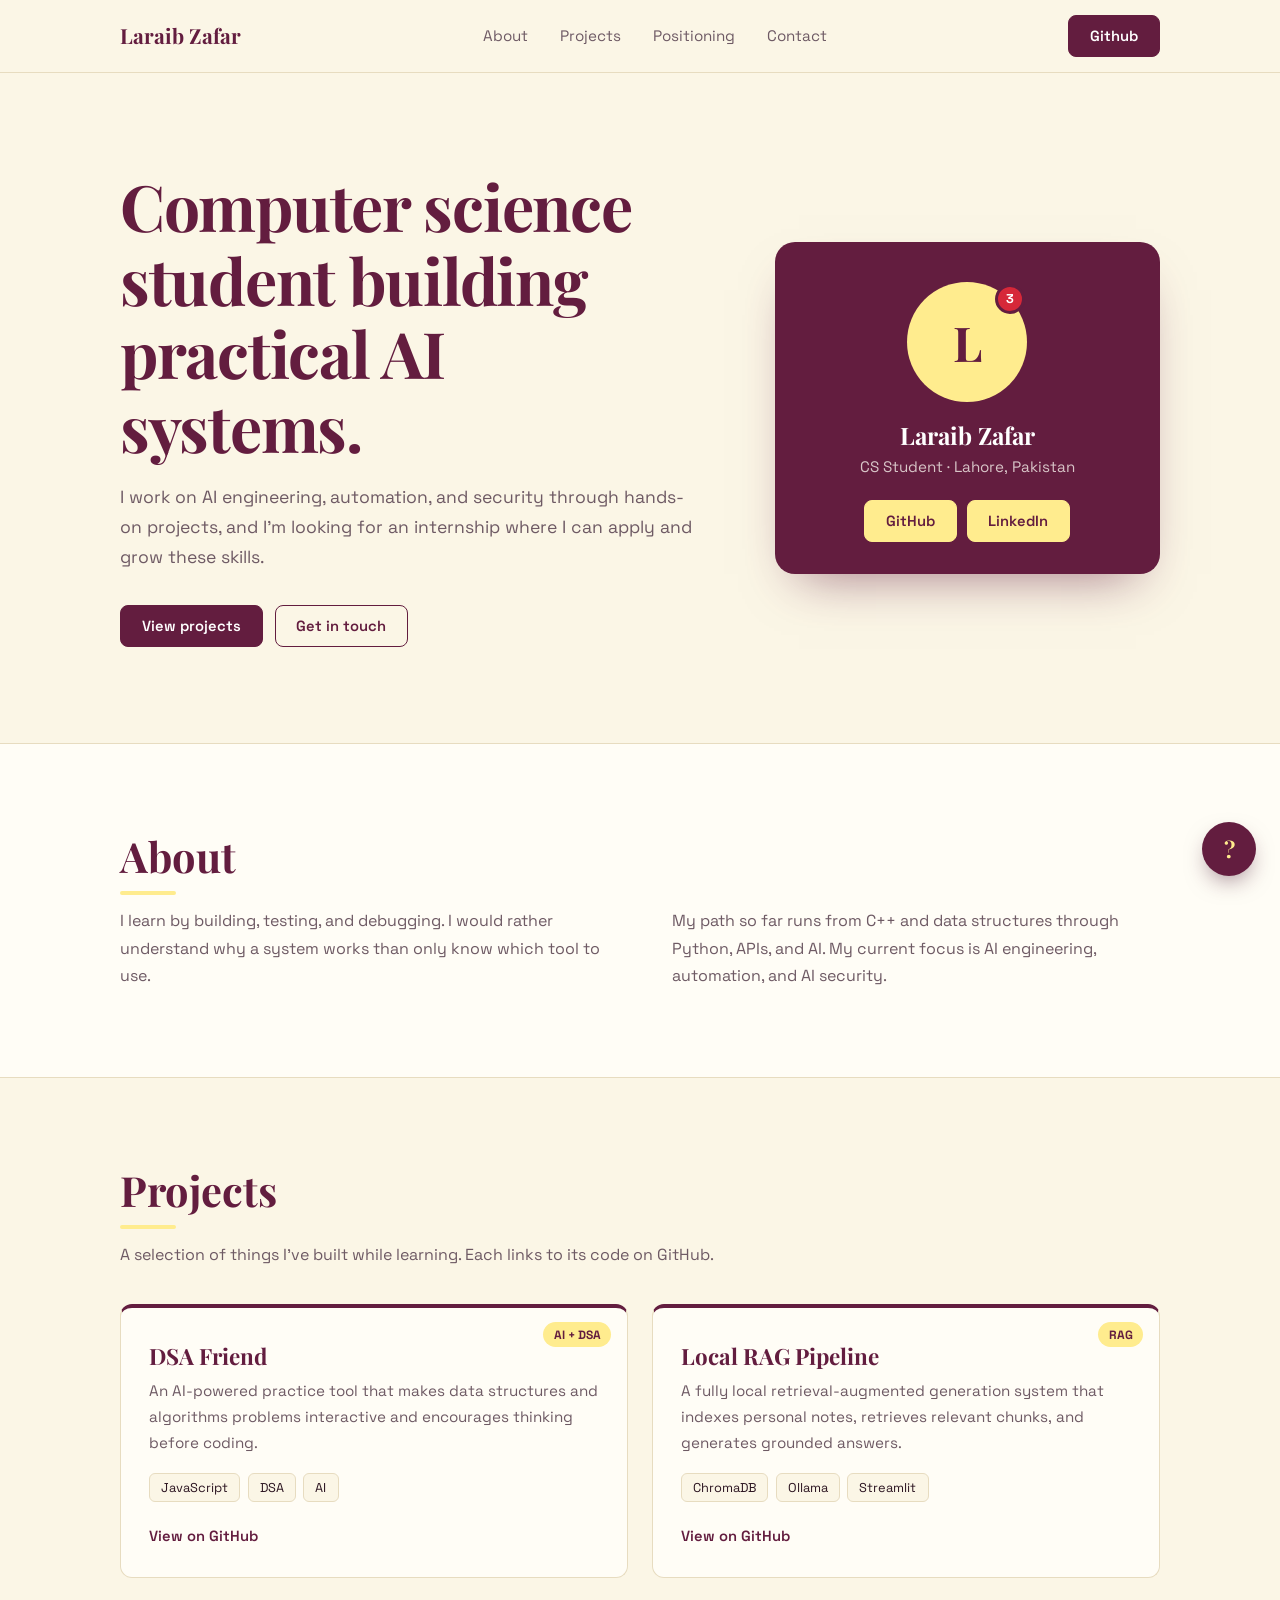
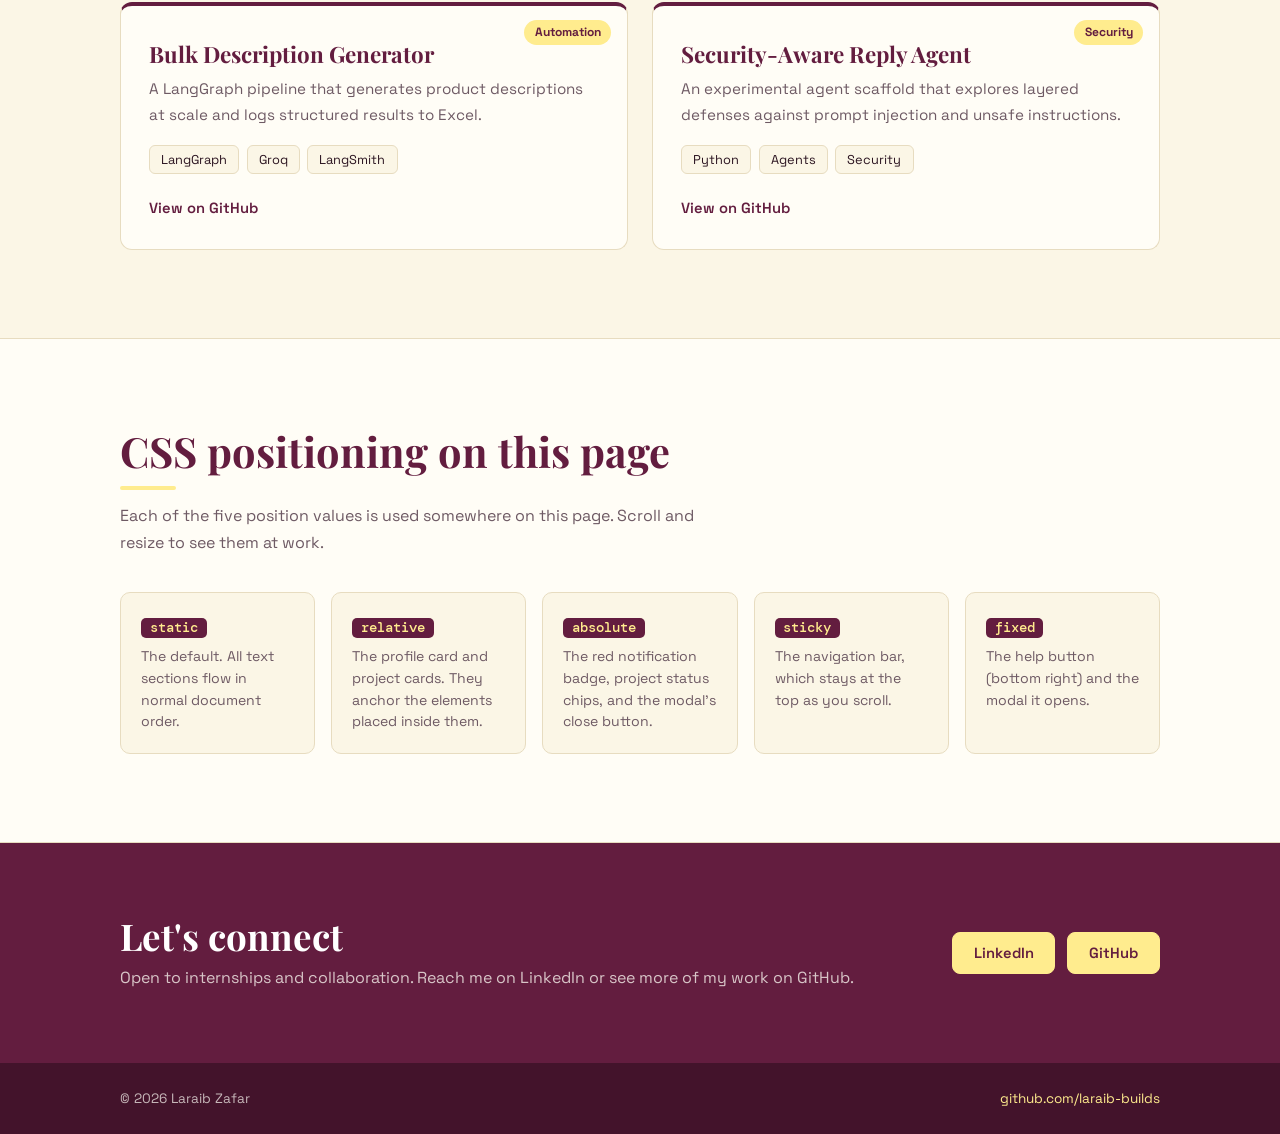
<file: Laraib_portfolio/index.html>
<!DOCTYPE html>
<html lang="en">
<head>
  <meta charset="UTF-8">
  <meta name="viewport" content="width=device-width, initial-scale=1.0">
  <title>Laraib Zafar | Computer Science Student</title>
  <link rel="preconnect" href="https://fonts.googleapis.com">
  <link rel="preconnect" href="https://fonts.gstatic.com" crossorigin>
  <link href="https://fonts.googleapis.com/css2?family=DM+Mono:wght@400;500&family=Playfair+Display:wght@600;700&family=Space+Grotesk:wght@400;500;600;700&display=swap" rel="stylesheet">
  <link rel="stylesheet" href="styles.css">
</head>
<body>
    <header class = navbar>
       <div class="wrap">
       <a href="#home" class="nav-logo" >Laraib Zafar</a>
        <nav class="nav-links">
           <a href="#about">About</a>
           <a href="#projects">Projects</a>
           <a href="#positioning">Positioning</a>                    <a href="#contact">Contact</a>
        </nav>
        <a class ="btn" href="https://github.com/laraib-builds" target="_blank" rel="noopener">Github</a> 
    </div>
</header>

<main>
    <section id="home" class="hero">
      <div class="wrap">
        <div>
          <h1>Computer science student building practical AI systems.</h1>
          <p class="lead">I work on AI engineering, automation, and security through hands-on projects, and I'm looking for an internship where I can apply and grow these skills.</p>
          <div class="btn-row">
            <a href="#projects" class="btn">View projects</a>
            <a href="#contact" class="btn outline">Get in touch</a>
          </div>
        </div>

        <aside class="profile-card">
          <div class="avatar-wrap">
            <div class="avatar">L</div>
            <span class="badge" aria-label="3 new notifications">3</span>  <!-- ABSOLUTE -->
          </div>
          <h2>Laraib Zafar</h2>
          <p class="role">CS Student · Lahore, Pakistan</p>
          <div class="profile-links">
            <a class="btn on-wine" href="https://github.com/laraib-builds" target="_blank" rel="noopener">GitHub</a>
            <a class="btn on-wine" href="https://www.linkedin.com/in/laraib-zafar-98a804413" target="_blank" rel="noopener">LinkedIn</a>
          </div>
        </aside>
      </div>
    </section>

    <section id="about" class="section alt">
      <div class="wrap">
        <h2>About</h2>
        <div class="about-grid">
          <p>I learn by building, testing, and debugging. I would rather understand why a system works than only know which tool to use.</p>
          <p>My path so far runs from C++ and data structures through Python, APIs, and AI. My current focus is AI engineering, automation, and AI security.</p>
        </div>
      </div>
    </section>

    <section id="projects" class="section">
      <div class="wrap">
        <h2>Projects</h2>
        <p class="intro">A selection of things I've built while learning. Each links to its code on GitHub.</p>
        <div class="project-grid">

          <article class="project-card">
            <span class="project-status">AI + DSA</span>
            <h3>DSA Friend</h3>
            <p>An AI-powered practice tool that makes data structures and algorithms problems interactive and encourages thinking before coding.</p>
            <ul class="tech-stack">
              <li>JavaScript</li>
              <li>DSA</li>
              <li>AI</li>
            </ul>
            <a class="project-link" href="https://github.com/laraib-builds/DSA-Friend" target="_blank" rel="noopener">View on GitHub</a>
          </article>

          <article class="project-card">
            <span class="project-status">RAG</span>
            <h3>Local RAG Pipeline</h3>
            <p>A fully local retrieval-augmented generation system that indexes personal notes, retrieves relevant chunks, and generates grounded answers.</p>
            <ul class="tech-stack"><li>ChromaDB</li><li>Ollama</li><li>Streamlit</li></ul>
            <a class="project-link" href="https://github.com/laraib-builds/local-rag-pipeline" target="_blank" rel="noopener">View on GitHub</a>
          </article>

          <article class="project-card">
            <span class="project-status">Automation</span>
            <h3>Bulk Description Generator</h3>
            <p>A LangGraph pipeline that generates product descriptions at scale and logs structured results to Excel.</p>
            <ul class="tech-stack"><li>LangGraph</li><li>Groq</li><li>LangSmith</li></ul>
            <a class="project-link" href="https://github.com/laraib-builds" target="_blank" rel="noopener">View on GitHub</a>
          </article>

          <article class="project-card">
            <span class="project-status">Security</span>
            <h3>Security-Aware Reply Agent</h3>
            <p>An experimental agent scaffold that explores layered defenses against prompt injection and unsafe instructions.</p>
            <ul class="tech-stack"><li>Python</li><li>Agents</li><li>Security</li></ul>
            <a class="project-link" href="https://github.com/laraib-builds" target="_blank" rel="noopener">View on GitHub</a>
          </article>

        </div>
      </div>
    </section>

    <section id="positioning" class="section alt">
      <div class="wrap">
        <h2>CSS positioning on this page</h2>
        <p class="intro">Each of the five position values is used somewhere on this page. Scroll and resize to see them at work.</p>
        <div class="position-grid">
          <div class="position-item"><code>static</code><p>The default. All text sections flow in normal document order.</p></div>
          <div class="position-item"><code>relative</code><p>The profile card and project cards. They anchor the elements placed inside them.</p></div>
          <div class="position-item"><code>absolute</code><p>The red notification badge, project status chips, and the modal's close button.</p></div>
          <div class="position-item"><code>sticky</code><p>The navigation bar, which stays at the top as you scroll.</p></div>
          <div class="position-item"><code>fixed</code><p>The help button (bottom right) and the modal it opens.</p></div>
        </div>
      </div>
    </section>

    <section id="contact" class="contact">
      <div class="wrap">
        <div>
          <h2>Let's connect</h2>
          <p>Open to internships and collaboration. Reach me on LinkedIn or see more of my work on GitHub.</p>
        </div>
        <div class="btn-row">
          <a class="btn on-wine" href="https://www.linkedin.com/in/laraib-zafar-98a804413" target="_blank" rel="noopener">LinkedIn</a>
          <a class="btn on-wine" href="https://github.com/laraib-builds" target="_blank" rel="noopener">GitHub</a>
        </div>
      </div>
    </section>
  </main>

  <footer>
    <div class="wrap">
      <span>© 2026 Laraib Zafar</span>
      <a href="https://github.com/laraib-builds" target="_blank" rel="noopener">github.com/laraib-builds</a>
    </div>
  </footer>

  <!-- FIXED help button -->
  <button class="help-btn" id="openHelp" aria-label="Open help">?</button>

  <!-- Modal: overlay FIXED, box FIXED + centered, close button ABSOLUTE -->
  <div class="modal-overlay" id="overlay">
    <div class="modal" role="dialog" aria-modal="true" aria-labelledby="modalTitle">
      <button class="modal-close" id="closeHelp" aria-label="Close">&times;</button>
      <h2 id="modalTitle">A fixed, centered modal</h2>
      <p>This box stays attached to the window with <code>position: fixed</code>, and <code>transform</code> centers it regardless of its size.</p>
      <div class="modal-code">
        position: fixed;<br>
        top: 50%;<br>
        left: 50%;<br>
        transform: translate(-50%, -50%);
      </div>
    </div>
  </div>

  <script>
    /* JavaScript only toggles the "open" class; CSS does the showing and hiding. */
    const overlay = document.getElementById('overlay');
    document.getElementById('openHelp').addEventListener('click', () => overlay.classList.add('open'));
    document.getElementById('closeHelp').addEventListener('click', () => overlay.classList.remove('open'));
    overlay.addEventListener('click', e => { if (e.target === overlay) overlay.classList.remove('open'); }); /* click outside the box */
    document.addEventListener('keydown', e => { if (e.key === 'Escape') overlay.classList.remove('open'); });
  </script>

</body>
</html>
</file>
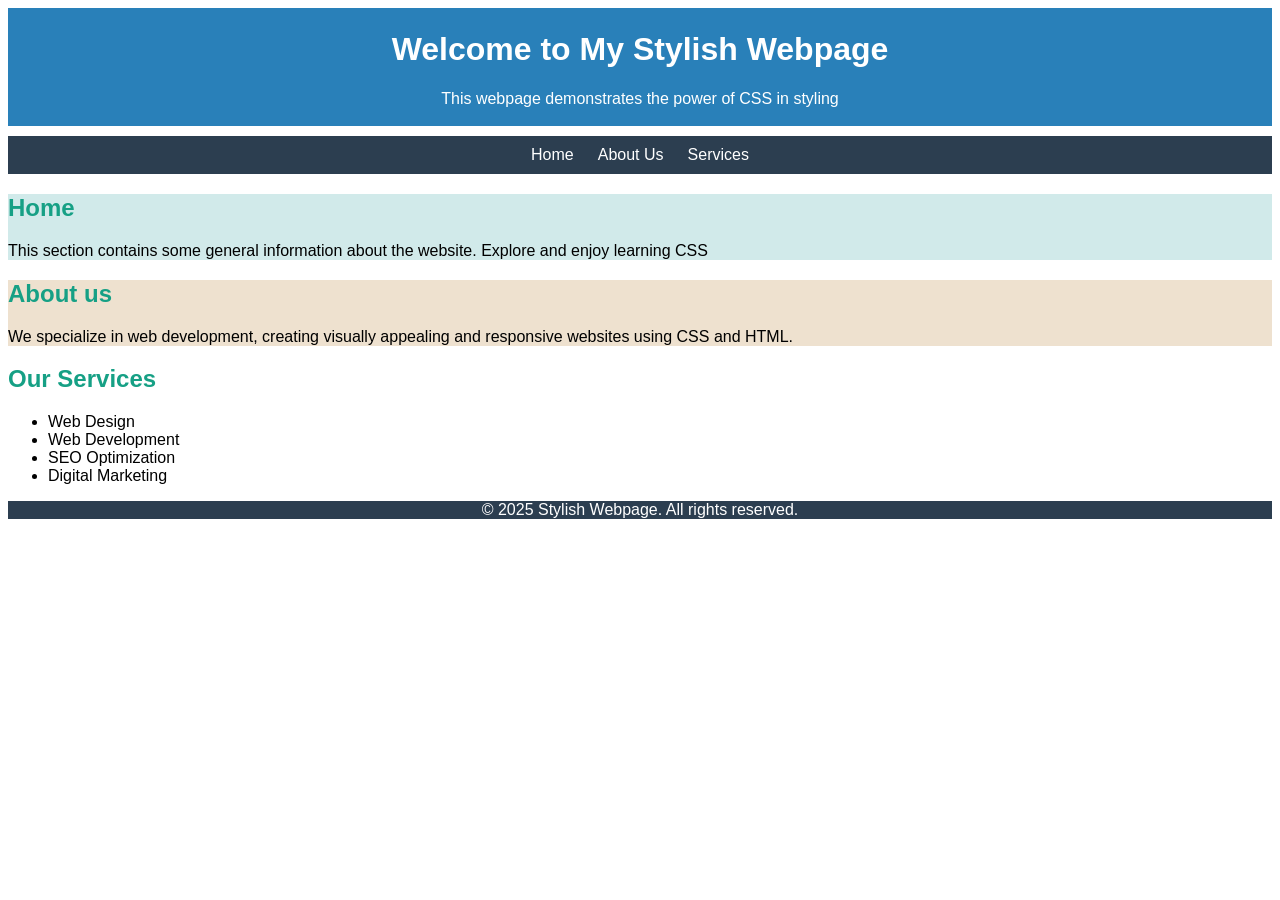
<file: S1M2T1/index.html>
<!DOCTYPE html>
<html lang = "en">
    <head>
        <title>
            My home Page
        </title>
        <link rel="stylesheet" href="style.css">
    </head>
    <body>
        <header>
            <h1>Welcome to My Stylish Webpage</h1>
            <p>This webpage demonstrates the power of CSS in styling</p>
        </header>

        <nav>
            <ul>
                <li><a href="#home">Home</a></li>
                <li><a href="#about_Us">About Us</a></li>
                <li><a href="#services">Services</a></li>
            </ul>
        </nav>
        <section id = "home">
            <h2 class = "heading">Home</h2>
            <p>This section contains some general information about the website. Explore and enjoy learning CSS</p>
        </section>

        <section id = "about_us">
            <h2 class = "heading">About us</h2>
            <p>We specialize in web development, creating visually appealing and responsive websites using CSS and HTML.</p>
        </section>

        <section id = "services">
            <h2 class = "heading">Our Services</h2>
            <ul>
                <li>Web Design</li>
                <li>Web Development</li>
                <li>SEO Optimization</li>
                <li>Digital Marketing</li>
            </ul>
        <footer>
            <p>&copy; 2025 Stylish Webpage. All rights reserved.</p> 
        </footer>
    </body>
</html>
</file>
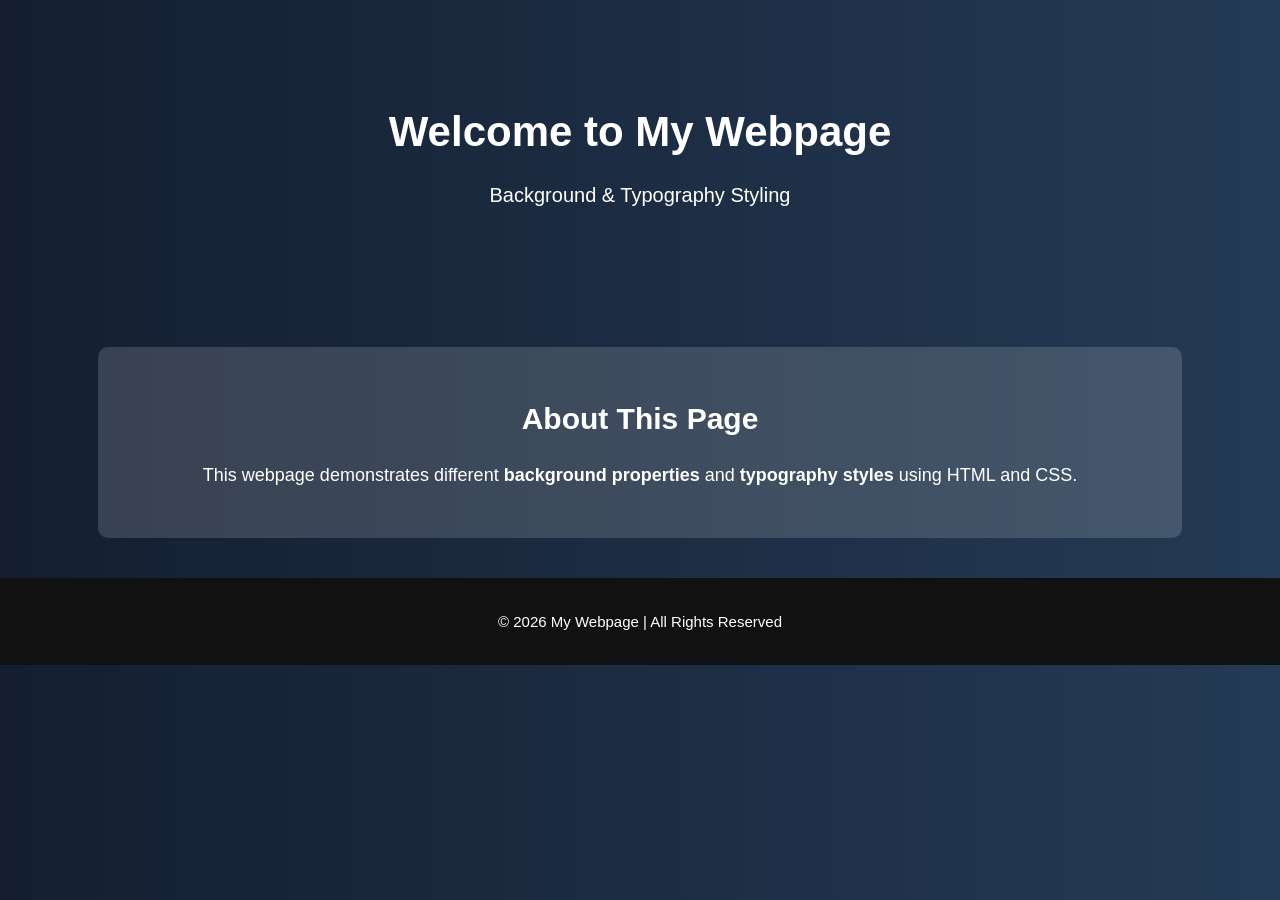
<file: S1M2T2/index.html>
<!DOCTYPE html>
<html lang="en">
<head>
    <meta charset="UTF-8">
    <meta name="viewport" content="width=device-width, initial-scale=1.0">
    <title>Typography</title>
    <link rel="stylesheet" href="style.css">
</head>
<body>
    <header>
        <h1>Welcome to My Webpage</h1>
        <p>Background & Typography Styling</p>
    </header>

    <section class="content">
        <h2>About This Page</h2>
        <p>This webpage demonstrates different
            <strong>background properties</strong> and
            <strong>typography styles</strong> using HTML and CSS.</p>
    </section>

    <footer>
        <p>&copy; 2026 My Webpage | All Rights Reserved</p>
    </footer>

</body>
</html>
</file>
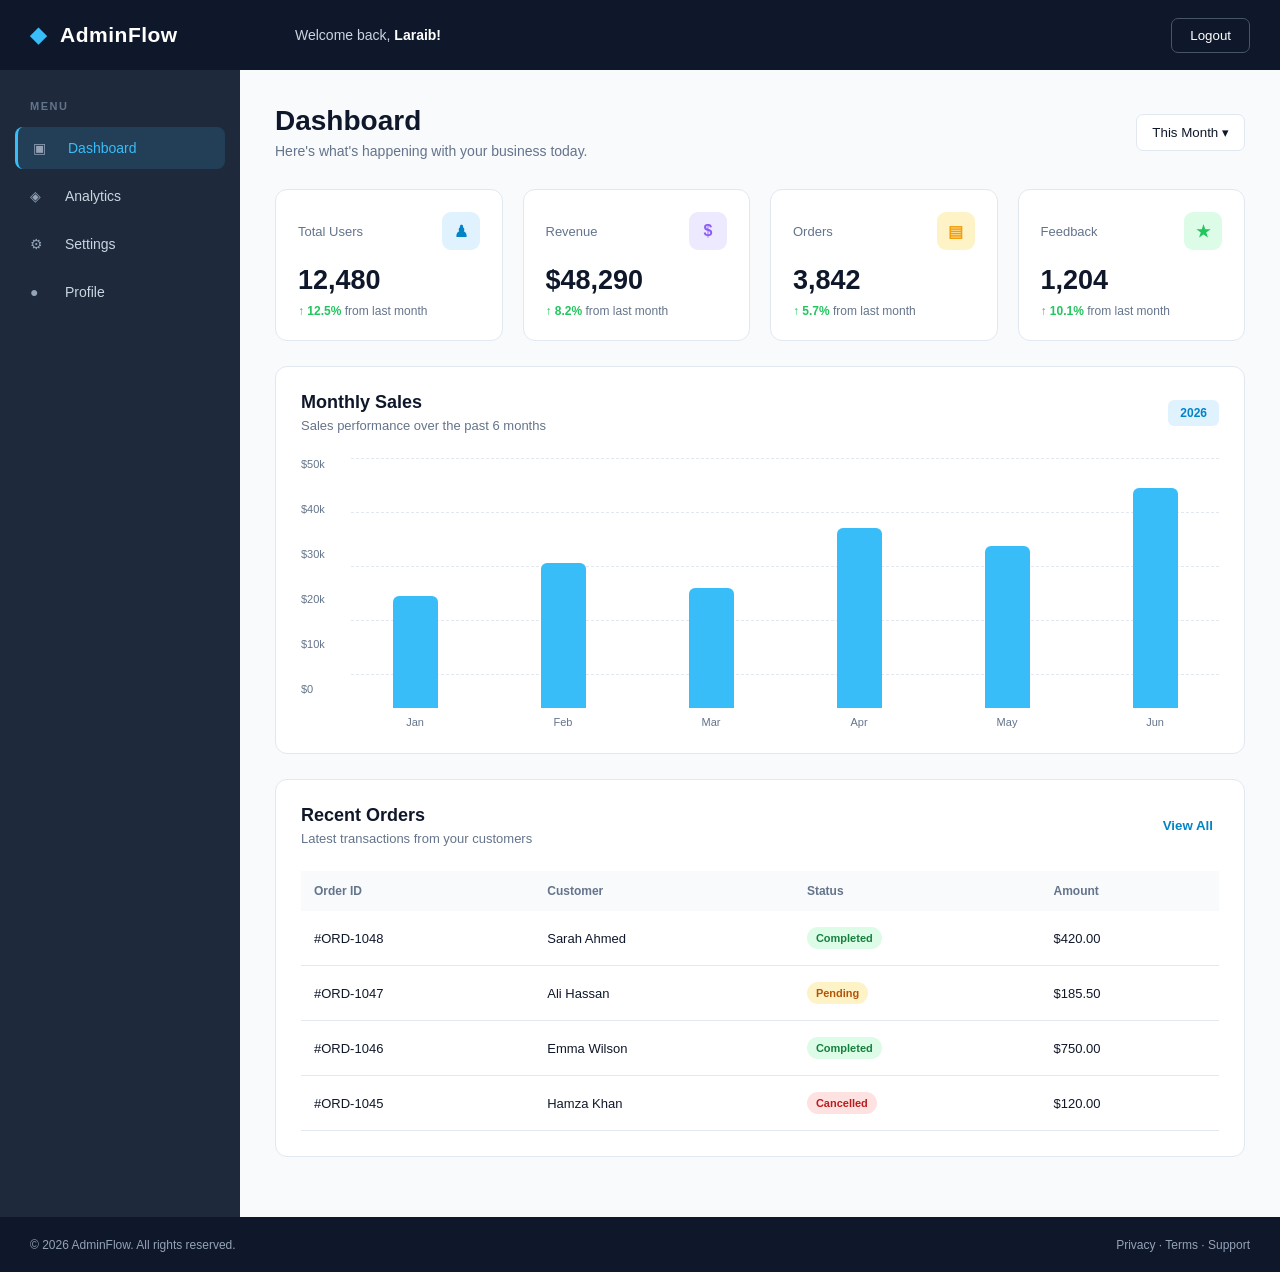
<file: S4M1Tasks/index.html>
<!DOCTYPE html>
<html lang="en">
<head>
    <meta charset="UTF-8">
    <meta name="viewport" content="width=device-width, initial-scale=1.0">
    <title>Admin Dashboard</title>
    <link rel="stylesheet" href="style.css">
</head>

<body>
    <div class="dashboard">
        <header class="header">
            <div class="logo">
                <span class="logo-icon">◆</span>
                AdminFlow
            </div>
            <div class="welcome">
                Welcome back, <strong>Laraib!</strong>
            </div>
            <button class="logout-btn">
                Logout
            </button>
        </header>

        <aside class="sidebar">
            <div class="sidebar-title">
                MENU
            </div>
            <nav>
                <a href="#" class="nav-link active">
                    <span>▣</span>
                    Dashboard
                </a>

                <a href="#" class="nav-link">
                    <span>◈</span>
                    Analytics
                </a>

                <a href="#" class="nav-link">
                    <span>⚙</span>
                    Settings
                </a>

                <a href="#" class="nav-link">
                    <span>●</span>
                    Profile
                </a>
            </nav>
        </aside>

        <main class="main-content">
            <div class="page-heading">
                <div>
                    <h1>Dashboard</h1>
                    <p>
                        Here's what's happening with your business today.
                    </p>
                </div>
                <button class="date-btn">
                    This Month ▾
                </button>
            </div>

            <section class="cards">
                <div class="card">
                    <div class="card-top">
                        <span class="card-title">Total Users</span>
                        <span class="card-icon blue">♟</span>
                    </div>
                    <h2>12,480</h2>
                    <p class="positive">
                        ↑ 12.5%
                        <span>from last month</span>
                    </p>
                </div>

                <div class="card">
                    <div class="card-top">
                        <span class="card-title">Revenue</span>
                        <span class="card-icon purple">$</span>
                    </div>
                    <h2>$48,290</h2>
                    <p class="positive">
                        ↑ 8.2%
                        <span>from last month</span>
                    </p>
                </div>

                <div class="card">
                    <div class="card-top">
                        <span class="card-title">Orders</span>
                        <span class="card-icon orange">▤</span>
                    </div>
                    <h2>3,842</h2>
                    <p class="positive">
                        ↑ 5.7%
                        <span>from last month</span>
                    </p>
                </div>

                <div class="card">
                    <div class="card-top">
                        <span class="card-title">Feedback</span>
                        <span class="card-icon green">★</span>
                    </div>
                    <h2>1,204</h2>
                    <p class="positive">
                        ↑ 10.1%
                        <span>from last month</span>
                    </p>
                </div>
            </section>


            <!-- ================= CHART ================= -->

            <section class="chart-section">

                <div class="section-heading">

                    <div>
                        <h2>Monthly Sales</h2>
                        <p>Sales performance over the past 6 months</p>
                    </div>

                    <span class="chart-label">
                        2026
                    </span>

                </div>


                <div class="chart">

                    <div class="y-axis">
                        <span>$50k</span>
                        <span>$40k</span>
                        <span>$30k</span>
                        <span>$20k</span>
                        <span>$10k</span>
                        <span>$0</span>
                    </div>


                    <div class="chart-area">

                        <div class="grid-line"></div>
                        <div class="grid-line"></div>
                        <div class="grid-line"></div>
                        <div class="grid-line"></div>
                        <div class="grid-line"></div>


                        <div class="bars">

                            <div class="bar-column">
                                <div class="bar" style="height: 45%;"></div>
                                <span>Jan</span>
                            </div>

                            <div class="bar-column">
                                <div class="bar" style="height: 58%;"></div>
                                <span>Feb</span>
                            </div>

                            <div class="bar-column">
                                <div class="bar" style="height: 48%;"></div>
                                <span>Mar</span>
                            </div>

                            <div class="bar-column">
                                <div class="bar" style="height: 72%;"></div>
                                <span>Apr</span>
                            </div>

                            <div class="bar-column">
                                <div class="bar" style="height: 65%;"></div>
                                <span>May</span>
                            </div>

                            <div class="bar-column">
                                <div class="bar" style="height: 88%;"></div>
                                <span>Jun</span>
                            </div>

                        </div>

                    </div>

                </div>

            </section>


            <!-- ================= RECENT ORDERS ================= -->

            <section class="orders-section">

                <div class="section-heading">

                    <div>
                        <h2>Recent Orders</h2>
                        <p>Latest transactions from your customers</p>
                    </div>

                    <button class="view-btn">
                        View All
                    </button>

                </div>


                <div class="table-wrapper">

                    <table>

                        <thead>

                            <tr>
                                <th>Order ID</th>
                                <th>Customer</th>
                                <th>Status</th>
                                <th>Amount</th>
                            </tr>

                        </thead>

                        <tbody>

                            <tr>
                                <td>#ORD-1048</td>
                                <td>Sarah Ahmed</td>
                                <td>
                                    <span class="status completed">
                                        Completed
                                    </span>
                                </td>
                                <td>$420.00</td>
                            </tr>

                            <tr>
                                <td>#ORD-1047</td>
                                <td>Ali Hassan</td>
                                <td>
                                    <span class="status pending">
                                        Pending
                                    </span>
                                </td>
                                <td>$185.50</td>
                            </tr>

                            <tr>
                                <td>#ORD-1046</td>
                                <td>Emma Wilson</td>
                                <td>
                                    <span class="status completed">
                                        Completed
                                    </span>
                                </td>
                                <td>$750.00</td>
                            </tr>

                            <tr>
                                <td>#ORD-1045</td>
                                <td>Hamza Khan</td>
                                <td>
                                    <span class="status cancelled">
                                        Cancelled
                                    </span>
                                </td>
                                <td>$120.00</td>
                            </tr>

                        </tbody>

                    </table>

                </div>

            </section>

        </main>


        <!-- ================= FOOTER ================= -->

        <footer class="footer">

            <p>
                © 2026 AdminFlow. All rights reserved.
            </p>

            <div>
                Privacy · Terms · Support
            </div>

        </footer>

    </div>

</body>

</html>
</file>
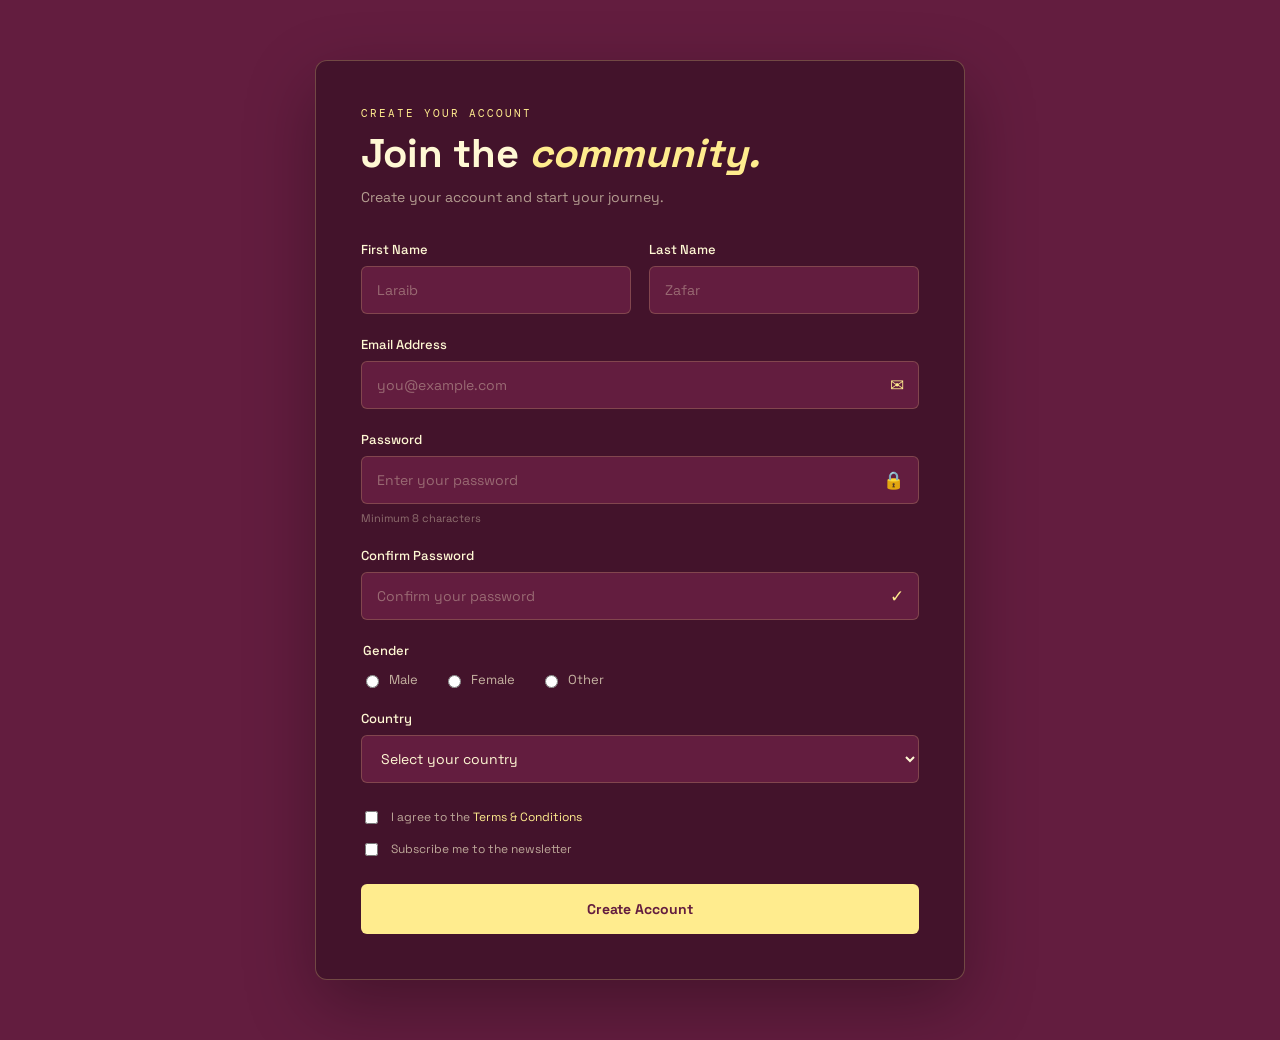
<file: S3M1Tasks/form.html>
<!DOCTYPE html>
<html lang="en">

<head>
    <meta charset="UTF-8">

    <meta name="viewport" content="width=device-width, initial-scale=1.0">

    <title>Registration Form</title>

    <!-- Google Font -->
    <link rel="preconnect" href="https://fonts.googleapis.com">
    <link rel="preconnect" href="https://fonts.gstatic.com" crossorigin>

    <link
        href="https://fonts.googleapis.com/css2?family=DM+Mono:wght@400;500&family=Space+Grotesk:wght@400;500;600&display=swap"
        rel="stylesheet"
    >

    <!-- External CSS -->
    <link rel="stylesheet" href="form.css">
</head>


<body>

    <main class="page">
        <section class="form-card">
           <div class="form-header">
                <p class="eyebrow">
                    CREATE YOUR ACCOUNT
                </p>
                <h1>
                    Join the <span>community.</span>
                </h1>
                <p>
                    Create your account and start your journey.
                </p>
            </div>
            <form>

                <div class="name-row">
                    <div class="field">
                        <label for="first-name">
                            First Name
                        </label>
                        <input
                            type="text"
                            id="first-name"
                            name="first-name"
                            placeholder="Laraib"
                            required>
                    </div>


                    <div class="field">
                        <label for="last-name">
                            Last Name
                        </label>
                        <input
                            type="text"
                            id="last-name"
                            name="last-name"
                            placeholder="Zafar"
                            required>
                    </div>
                </div>

                <div class="field">
                    <label for="email">
                        Email Address
                    </label>
                    <div class="input-wrapper">
                        <input
                            type="email"
                            id="email"
                            name="email"
                            placeholder="you@example.com"
                            required>

                        <span class="input-icon">
                            ✉
                        </span>
                    </div>
               </div>

                <div class="field">
                    <label for="password">
                        Password
                    </label>
                    <div class="input-wrapper">
                        <input
                            type="password"
                            id="password"
                            name="password"
                            placeholder="Enter your password"
                            minlength="8"
                            required>

                        <span class="input-icon">
                            🔒
                        </span>
                    </div>
                    <small>
                        Minimum 8 characters
                    </small>

                </div>

                <div class="field">
                    <label for="confirm-password">
                        Confirm Password
                    </label>
                    <div class="input-wrapper">
                        <input
                            type="password"
                            id="confirm-password"
                            name="confirm-password"
                            placeholder="Confirm your password"
                            minlength="8"
                            required>

                        <span class="input-icon">
                            ✓
                        </span>
                    </div>
                </div>

                  <fieldset class="gender">
                    <legend>
                        Gender
                    </legend>
                    <div class="radio-group">
                        <label>
                            <input
                                type="radio"
                                name="gender"
                                value="male">
                            Male
                        </label>

                        <label>
                            <input
                                type="radio"
                                name="gender"
                                value="female">
                            Female
                        </label>

                        <label>
                            <input
                                type="radio"
                                name="gender"
                                value="other">
                            Other
                        </label>
                    </div>
                </fieldset>

                <div class="field">
                    <label for="country">
                        Country
                    </label>
                    <select id="country" name="country" required>
                        <option value="">
                            Select your country
                        </option>

                        <option value="pakistan">
                            Pakistan
                        </option>

                        <option value="india">
                            India
                        </option>

                        <option value="uae">
                            United Arab Emirates
                        </option>

                        <option value="uk">
                            United Kingdom
                        </option>

                        <option value="usa">
                            United States
                        </option>

                        <option value="canada">
                            Canada
                        </option>

                        <option value="other">
                            Other
                        </option>
                    </select>
                </div>

                <div class="checkbox-group">
                    <label>
                        <input
                            type="checkbox"
                            name="terms"
                            required>

                        <span>
                            I agree to the
                            <a href="#">Terms & Conditions</a>
                        </span>
                    </label>

                    <label>
                        <input
                            type="checkbox"
                            name="newsletter"
                        >
                        <span>
                            Subscribe me to the newsletter
                        </span>
                    </label>
                </div>

                <button type="submit">
                    Create Account
                </button>
            </form>
        </section>
    </main>
</body>
</html>
</file>
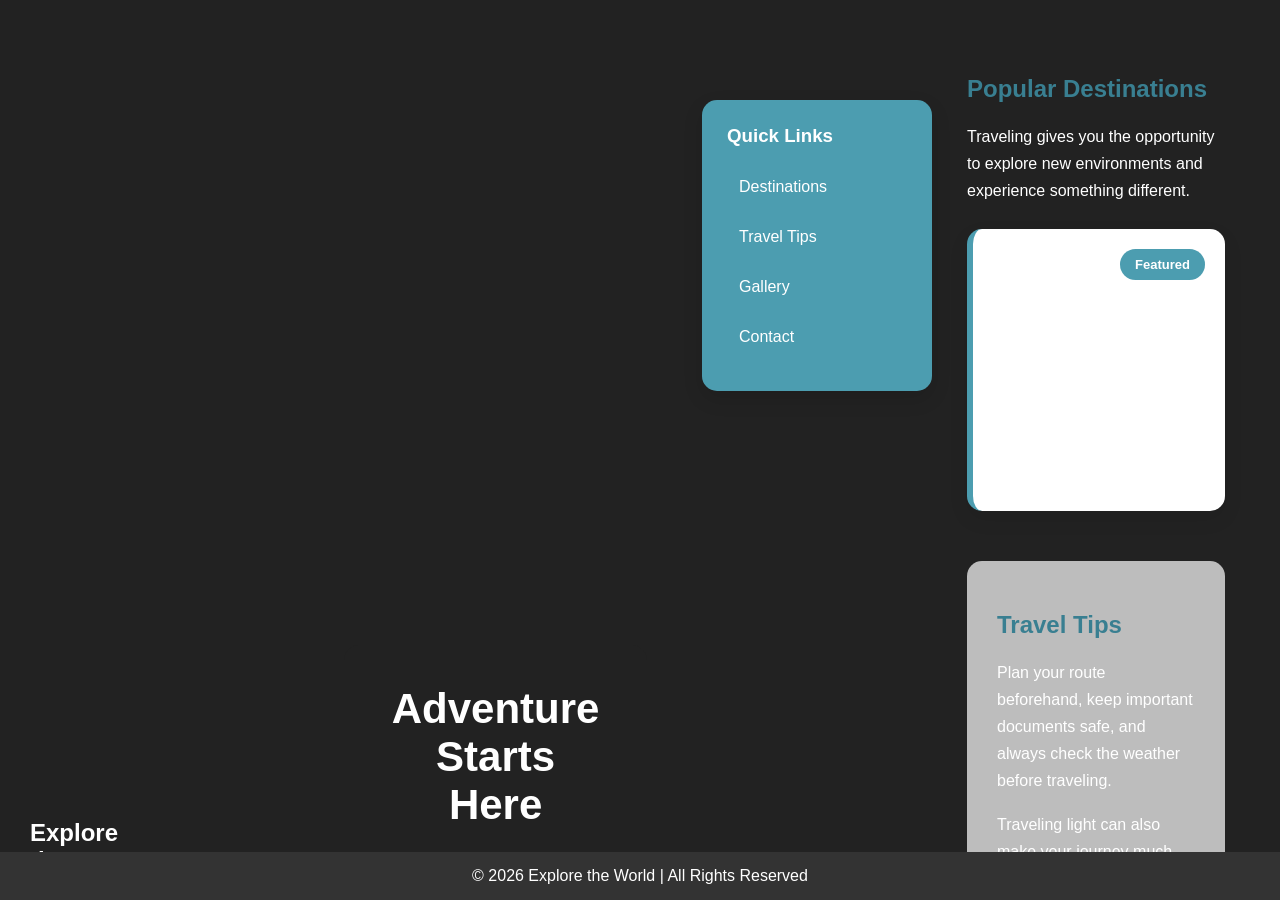
<file: S3M1Tasks/pos.html>
<!DOCTYPE html>
<html lang="en">

<head>
    <meta charset="UTF-8">
    <meta name="viewport" content="width=device-width, initial-scale=1.0">
    <title>CSS Positioning Practice</title>
    <link rel="stylesheet" href="pos.css">
</head>

<body>
    <header class="header">
        <h1>Explore the World</h1>
        <nav>
            <a href="#home">Home</a>
            <a href="#about">About</a>
            <a href="#explore">Explore</a>
        </nav>
    </head>
    <section class="hero" id="home">
        <div class="hero-content">
            <h2>Adventure Starts Here</h2>
            <p>
                Discover new places, experience different cultures,
                and create memories worth remembering.
            </p>
            <button>Explore More</button>
        </div>
    </section>

    <main class="main-container">
        <aside class="sidebar">
            <h3>Quick Links</h3>
            <a href="#destination">Destinations</a>
            <a href="#tips">Travel Tips</a>
            <a href="#gallery">Gallery</a>
            <a href="#contact">Contact</a>
        </aside>

        <section class="content">
            <h2 id="destination">Popular Destinations</h2>
            <p>
                Traveling gives you the opportunity to explore new
                environments and experience something different.
            </p>

            <div class="relative-box">
                <h3>Discover Pakistan</h3>
                <p>
                    From the mountains of Hunza to the beaches of Karachi,
                    Pakistan has a wide variety of landscapes to explore.
                </p>
                
                <div class="absolute-box">
                    Featured
            </div>
            </div>

            <section id="tips" class="content-section">
                <h2>Travel Tips</h2>
                <p>
                    Plan your route beforehand, keep important documents
                    safe, and always check the weather before traveling.
                </p>

                <p>
                    Traveling light can also make your journey much easier.
                    Carry only the things you actually need.
                </p>

            </section>
            <section id="gallery" class="content-section">
                <h2>Explore More</h2>
                <p>
                    Every destination has its own story. Take your time,
                    explore local places, and enjoy the experience.
                </p>

                <p>
                    Photography, food, architecture, and nature can all
                    become part of your travel memories.
                </p>
            </section>

            <section id="contact" class="content-section">
                <h2>Contact</h2>
                <p>
                    Have questions about your next adventure?
                    Get in touch with us.
                </p>
            </section>
        </section>
    </main>

    <footer class="footer">
        <p>
            © 2026 Explore the World | All Rights Reserved
        </p>
    </footer>
</body>

</html>
</file>
<file: Laraib_portfolio/styles.css>
:root {
  --cream:  #FBF6E6;  /* page background */
  --card:   #FFFDF6;  /* cards sit slightly lighter than the page */
  --ink:    #2B1420;  /* body text: very dark wine, softer than black */
  --muted:  #6E5A64;  /* secondary text (passes contrast on cream) */
  --wine:   #631D3F;  /* main accent: buttons, badge, dark bands */
  --wine-dark: #43132B; /* footer + hover state */
  --yellow: #FFEC8E;  /* highlight accent: tags, underlines, text on wine */
  --line:   #E7DCC0;  /* thin borders */
  --alert:  #D62839;  /* notification badge red */
  --header-h: 72px;
}

* {
    margin:0;
    padding:0;
    box-sizing: border-box;
}

html {
    scroll-behavior: smooth;
    scroll-padding-top: var(--header-h);
}

body {
    font-family: "Space Grotesk", system-ui, sans-serif;
    background: var(--cream);
    color: var(--ink);
    line-height: 1.7;
}

h1, h2, h3 { 
    font-family: "Playfair Display", Georgia, serif; 
    line-height: 1.15; 
}

a { 
    color: inherit; 
}

.wrap {
    max-width: 1120px;
    margin: 0 auto;
    padding: 0 clamp(1.5rem, 5vw, 2.5rem);
}

.navbar {
    position: sticky;
    top: 0;
    z-index: 100;
    background: rgba(251, 246, 230, 0.92);
    backdrop-filter: blur(10px);
    border-bottom: 1px solid var(--line);
}

.navbar .wrap { 
    height: var(--header-h); 
    display: flex; 
    align-items: center; 
    justify-content: space-between; 
    gap: 1rem;
}

.nav-logo { 
    font-family: "Playfair Display", serif; 
    font-weight: 700; 
    font-size: 1.3rem; 
    text-decoration: none; 
    color: var(--wine); 
}

.nav-links { 
    display: flex; 
    gap: 2rem; 
}

.nav-links a { 
    text-decoration: none; 
    font-size: 0.95rem; 
    color: var(--muted); 
    transition: color .2s; 
}

.nav-links a:hover { 
    color: var(--wine); 
}

.btn {
  display: inline-block;
  padding: 0.7rem 1.3rem;
  font: 600 0.92rem "Space Grotesk", sans-serif;
  text-decoration: none;
  background: var(--wine);
  color: #fff;
  border: 1.5px solid var(--wine);
  border-radius: 8px;
  cursor: pointer;
  transition: background .2s, color .2s;
}

.btn:hover { 
    background: var(--wine-dark); 
}

.btn.outline { 
    background: transparent; 
    color: var(--wine); 
}          /* secondary style */

.btn.outline:hover { 
    background: var(--yellow); 
}

.btn.on-wine { 
    background: var(--yellow); 
    color: var(--wine); 
    border-color: var(--yellow); 
} /* for use on dark wine */

.btn.on-wine:hover { 
    background: #fff; 
}

.btn:focus-visible, 
.help-btn:focus-visible, 
.modal-close:focus-visible, 
.nav-links a:focus-visible {
  outline: 3px solid var(--wine); 
  outline-offset: 3px;  /* visible focus ring for keyboard users */
}

.hero { 
    padding: clamp(3rem, 8vw, 6rem) 0; 
}

.hero .wrap { 
    display: grid; 
    grid-template-columns: 1.2fr 0.8fr; 
    gap: clamp(2rem, 6vw, 5rem); 
    align-items: center; 
}

.hero h1 { 
    font-size: clamp(2.4rem, 5.2vw, 4rem); 
    letter-spacing: -0.02em; 
    color: var(--wine); 
}

.hero .lead { 
    max-width: 52ch; 
    margin: 1.25rem 0 2rem; 
    font-size: 1.1rem; 
    color: var(--muted); 
}

.btn-row { 
    display: flex; 
    flex-wrap: wrap; 
    gap: 0.75rem; 
}

.profile-card {
  position: relative;
  padding: 2.5rem 2rem 2rem;
  text-align: center;
  background: var(--wine);
  color: #fff;
  border-radius: 20px;
  box-shadow: 0 24px 50px -24px rgba(99, 29, 63, 0.6);
}

.avatar-wrap { 
    position: relative; 
    width: 120px; 
    height: 120px; 
    margin: 0 auto 1.25rem; 
}

.avatar {
  width: 100%; height: 100%;
  display: grid; 
  place-items: center;
  border-radius: 50%;
  background: var(--yellow);
  color: var(--wine);
  font: 700 3rem "Playfair Display", serif;
}

.badge {
  position: absolute;
  top: 2px; 
  right: 2px;
  min-width: 30px; 
  height: 30px; 
  padding: 0 8px;
  display: grid; 
  place-items: center;
  background: var(--alert);
  color: #fff; 
  font-size: 0.8rem; 
  font-weight: 700;
  border: 3px solid var(--wine);            /* ring in the card color separates badge from avatar */
  border-radius: 999px;
}

.profile-card h2 { 
    font-size: 1.5rem; 
}
.profile-card .role { 
    color: rgba(255, 253, 246, 0.75); 
    font-size: 0.95rem; margin: 0.25rem 0 1.25rem; 
}
.profile-links { 
    display: flex; 
    justify-content: center; 
    gap: 0.6rem; 
    flex-wrap: wrap; 
}

.section { 
    padding: clamp(3rem, 8vw, 5.5rem) 0; 
}

.section.alt { 
    background: var(--card); 
    border-top: 1px solid var(--line); 
    border-bottom: 1px solid var(--line); 
}

.section h2 { 
    font-size: clamp(1.9rem, 3.6vw, 2.6rem); 
    color: var(--wine); 
    margin-bottom: 0.75rem; 
}

.section h2::after { 
    content: ""; 
    display: block; 
    width: 56px; 
    height: 4px; 
    margin-top: 0.7rem; 
    background: var(--yellow); 
    border-radius: 2px; }
     /* ::after adds a decorative bar without extra HTML */
.section .intro { 
    max-width: 60ch; 
    color: var(--muted); 
    margin-bottom: 2.25rem; 
}

.about-grid { 
    display: grid; 
    grid-template-columns: 1fr 1fr; 
    gap: clamp(1.5rem, 5vw, 4rem); 
}

.about-grid p { 
    color: var(--muted); 
    max-width: 58ch; 
}

.project-grid { 
    display: grid; 
    grid-template-columns: repeat(2, 1fr); 
    gap: 1.5rem;
 }

.project-card {
  position: relative; /* anchor for the status chip */
  display: flex; 
  flex-direction: column;
  padding: 2.25rem 1.75rem 1.75rem;
  background: var(--card);
  border: 1px solid var(--line);
  border-top: 4px solid var(--wine);  /* colored top edge = quiet brand accent */
  border-radius: 12px;
  transition: box-shadow .25s, border-color .25s;
}
.project-card:hover { 
    box-shadow: 0 16px 34px -20px rgba(99, 29, 63, 0.45); 
    border-color: var(--wine); 
}

.project-status {
  position: absolute; top: 14px; right: 16px;
  padding: 0.15rem 0.65rem;
  background: var(--yellow); color: var(--wine);
  border-radius: 999px; font-size: 0.75rem; font-weight: 700;
}

.project-card h3 { 
    font-size: 1.4rem; 
    color: var(--wine); 
    margin-bottom: 0.5rem; 
}

.project-card p { 
    color: var(--muted); 
    font-size: 0.95rem; 
}

.tech-stack { 
    display: flex; 
    flex-wrap: wrap; 
    gap: 0.45rem; 
    list-style: none; 
    margin: 1.1rem 0 1.4rem; 
}

.tech-stack li { 
    padding: 0.15rem 0.7rem; 
    border: 1px solid var(--line); 
    border-radius: 6px; 
    font-size: 0.8rem; 
    color: var(--ink); 
    background: var(--cream); 
}
.project-link { 
    margin-top: auto; 
    font-weight: 600; 
    font-size: 0.92rem; 
    color: var(--wine); 
    text-decoration: none;
}

.project-link:hover { 
    text-decoration: underline; 
    text-underline-offset: 4px; 
}

.position-grid { 
    display: grid; 
    grid-template-columns: repeat(5, 1fr); 
    gap: 1rem; 
}

.position-item { 
    padding: 1.25rem; 
    background: var(--cream); 
    border: 1px solid var(--line); 
    border-radius: 10px; 
}

.position-item code { 
    display: inline-block; 
    margin-bottom: 0.5rem; 
    padding: 0.1rem 0.55rem; 
    background: var(--wine); 
    color: var(--yellow); 
    border-radius: 5px; 
    font: 500 0.85rem "DM Mono", monospace; 
}

.position-item p { 
    font-size: 0.88rem; 
    color: var(--muted); 
    line-height: 1.55; 
}

.contact { 
    background: var(--wine); 
    color: #fff; 
    padding: clamp(3rem, 7vw, 4.5rem) 0; 
}

.contact .wrap { 
    display: flex; 
    align-items: center; 
    justify-content: space-between; 
    gap: 2rem; flex-wrap: wrap; 
}

.contact h2 { 
    color: #fff; 
    font-size: clamp(1.7rem, 3.4vw, 2.3rem); 
}

.contact p { 
    color: rgba(255, 253, 246, 0.75); 
    margin-top: 0.4rem; 
}

footer { 
    background: var(--wine-dark); 
    color: rgba(255, 253, 246, 0.7); 
    padding: 1.5rem 0; 
    font-size: 0.85rem; 
}

footer .wrap { 
    display: flex; 
    justify-content: space-between; 
    gap: 1rem; 
    flex-wrap: wrap; 
}

footer a { 
    color: var(--yellow); 
    text-decoration: none; 
}

.help-btn {
  position: fixed;
  right: 24px; bottom: 24px;               /* distance from the window's right and bottom edges */
  z-index: 200;                            /* above content and navbar */
  width: 54px; height: 54px;
  border: 0; border-radius: 50%;
  background: var(--wine); color: var(--yellow);
  font: 700 1.4rem "Playfair Display", serif;
  cursor: pointer;
  box-shadow: 0 10px 24px -8px rgba(67, 19, 43, 0.6);
  transition: background .2s;
}

.help-btn:hover { 
    background: var(--wine-dark); 
}

.modal-overlay {
  position: fixed;
  inset: 0;                                /* shorthand: top/right/bottom/left all 0 = covers the whole window */
  z-index: 300;                            /* highest layer: covers the sticky navbar */
  background: rgba(43, 20, 32, 0.55);
  display: none;                           /* hidden until JavaScript adds .open */
}
.modal-overlay.open { 
    display: block; 
}

.modal {
  position: fixed;
  top: 50%; 
  left: 50%;                     /* puts the box's top-left corner at the window's center */
  transform: translate(-50%, -50%);        /* shifts it back by half its own size = perfectly centered */
  width: min(92vw, 500px);                 /* the smaller of 92% of screen or 500px */
  padding: 2.5rem 2rem 2rem;
  background: var(--card);
  border-top: 5px solid var(--wine);
  border-radius: 14px;
  box-shadow: 0 30px 80px -20px rgba(43, 20, 32, 0.6);
}

.modal h2 { 
    font-size: 1.6rem; 
    color: var(--wine); 
    margin-bottom: 0.6rem; 
}

.modal p { 
    color: var(--muted); 
    font-size: 0.95rem; 
}
.modal-code { 
    margin-top: 1.25rem; 
    padding: 1rem 1.2rem; 
    background: var(--wine); 
    color: var(--yellow); 
    border-radius: 8px; 
    font: 400 0.85rem/1.8 "DM Mono", monospace; 
}
/* Close button -> position: absolute inside the modal.
   A fixed element counts as positioned, so the X anchors to the modal's corner. */
.modal-close {
  position: absolute; 
  top: 12px; 
  right: 14px;
  width: 36px; 
  height: 36px;
  border: 0; 
  border-radius: 50%;
  background: transparent; 
  color: var(--wine);
  font-size: 1.6rem; 
  line-height: 1; 
  cursor: pointer;
}
.modal-close:hover { 
    background: var(--yellow); 
}


@media (max-width: 900px) {
  .hero .wrap, .about-grid { 
    grid-template-columns: 1fr; 
}
  .position-grid { 
    grid-template-columns: repeat(2, 1fr); 
}
}
@media (max-width: 640px) {
  .nav-links { 
    display: none;    /* keeps the navbar clean on phones; GitHub button stays */
 }            
  .project-grid, .position-grid { 
    grid-template-columns: 1fr;
 }
}
</file>
<file: S1M2T1/style.css>
body{
    font-family: Arial, Helvetica, sans-serif;
}

header {
    background-color: #2980b9;
    color: white;
    text-align: center;
    padding : 2px;
}

nav ul{
    background-color: #2c3e50;
    list-style: none; /* Remove bullet points */
    display: flex;
    justify-content: center;
    padding: 10px 20px;
    margin-top: 10px
}

nav a{
    color: #fff;
    text-decoration: none;
    font-family: sans-serif;
    padding: 8px 12px;
    border-radius: 4px;
}

nav a:hover {
  background-color: #53708d;
}

.heading{
    color: #16a085;
}

#home{
    background-color: rgb(209, 234, 234);
}

#about_us{
    background-color: rgb(238, 225, 207);
}

footer {
    background-color: #2c3e50;
    color: white;
    text-align: center;
}
</file>
<file: S1M2T2/style.css>
body {
    margin: 0;
    font-family: Arial, sans-serif;
    background: linear-gradient(to right, #141e30, #243b55);
    color: white;
}

header {
    text-align: center;
    padding: 80px 20px;
    background-image: url("https://images.unsplash.com/photo-1519608487953-e999c86e7455");
    background-size: cover;
    background-position: center;
}

header h1 {
    font-size: 42px;
    font-weight: bold;
}

header p {
    font-size: 20px;
    font-weight: normal;
}

.content {
    width: 80%;
    margin: 40px auto;
    padding: 30px;
    /* Transparent background using rgba */
    background-color: rgba(255, 255, 255, 0.15);
    border-radius: 10px;
    text-align: center;
}

.content h2 {
    font-size: 30px;
    font-weight: bold;
}

.content p {
    font-size: 18px;
    font-weight: normal;
    line-height: 1.6;
}

footer {
    text-align: center;
    padding: 20px;
    background-color: #111;
    font-size: 15px;
}
</file>
<file: S4M1Tasks/style.css>
:root {
    --navy: #0F172A;
    --sidebar: #1E293B;

    --blue: #38BDF8;
    --blue-dark: #0284C7;

    --background: #F8FAFC;
    --white: #FFFFFF;

    --text: #0F172A;
    --muted: #64748B;
    --border: #E2E8F0;

    --green: #22C55E;
    --orange: #F59E0B;
    --red: #EF4444;
    --purple: #8B5CF6;
}

* {
    box-sizing: border-box;
}

html {
    scroll-behavior: smooth;
}

body {
    margin: 0;
    font-family: Arial, Helvetica, sans-serif;
    background: var(--background);
    color: var(--text);
}

.dashboard {
    min-height: 100vh;
    display: grid;
    /*
        3 rows:
        Header
        Main content
        Footer
    */

    grid-template-rows: 70px 1fr 55px;
    /*
        Sidebar = fixed width
        Main content = flexible
    */
    grid-template-columns: 240px 1fr;
}

.header {
    grid-column: 1 / -1;
    display: grid;
    grid-template-columns: 240px 1fr auto;
    align-items: center;
    gap: 25px;
    padding: 0 30px;
    background: var(--navy);
    color: white;
}

.logo {
    font-size: 21px;
    font-weight: bold;
    letter-spacing: 0.5px;
}

.logo-icon {
    color: var(--blue);
    margin-right: 8px;
}

.welcome {
    font-size: 14px;
    color: #CBD5E1;
}

.welcome strong {
    color: white;
}

.logout-btn {
    border: 1px solid #475569;
    background: transparent;
    color: white;
    padding: 9px 18px;
    border-radius: 7px;
    cursor: pointer;
    transition: 0.3s;
}

.logout-btn:hover {
    background: var(--blue);
    border-color: var(--blue);
    color: var(--navy);
}

.sidebar {
    background: var(--sidebar);
    padding: 30px 15px;
    grid-column: 1;
    grid-row: 2;
}

.sidebar-title {
    color: #64748B;
    font-size: 11px;
    font-weight: bold;
    letter-spacing: 1.5px;
    padding: 0 15px 15px;
}

.nav-link {
    display: grid;
    grid-template-columns: 25px 1fr;
    align-items: center;
    gap: 10px;
    padding: 13px 15px;
    margin-bottom: 6px;
    border-radius: 8px;
    color: #CBD5E1;
    text-decoration: none;
    font-size: 14px;
    transition:
        background 0.3s,
        color 0.3s,
        transform 0.2s;
}


.nav-link span {
    color: #94A3B8;

}


.nav-link:hover {
    background: #334155;
    color: white;
    transform: translateX(4px);
}


.nav-link:hover span {
    color: var(--blue);
}


.nav-link.active {
    background: rgba(56, 189, 248, 0.15);
    color: var(--blue);
    border-left: 3px solid var(--blue);
}

.main-content {
    grid-column: 2;
    grid-row: 2;
    padding: 35px;
    min-width: 0;
}

.page-heading {
    display: grid;
    grid-template-columns: 1fr auto;
    align-items: center;
    margin-bottom: 30px;
}

.page-heading h1 {
    margin: 0 0 6px;
    font-size: 28px;
}


.page-heading p {
    margin: 0;
    color: var(--muted);
    font-size: 14px;
}

.date-btn {
    background: white;
    border: 1px solid var(--border);
    padding: 10px 15px;
    border-radius: 7px;
    cursor: pointer;
    color: var(--text);
    transition: 0.3s;
}

.date-btn:hover {
    border-color: var(--blue);
    color: var(--blue-dark);
}

.cards {
    display: grid;
    grid-template-columns: repeat(4, 1fr);
    gap: 20px;
    margin-bottom: 25px;
}


.card {
    background: var(--white);
    border: 1px solid var(--border);
    border-radius: 12px;
    padding: 22px;
    transition:
        transform 0.3s,
        box-shadow 0.3s;
}

.card:hover {
    transform: translateY(-4px);
    box-shadow: 0 10px 25px rgba(15, 23, 42, 0.08);
}

.card-top {
    display: grid;
    grid-template-columns: 1fr auto;
    align-items: center;
}

.card-title {
    color: var(--muted);
    font-size: 13px;
}

.card h2 {
    margin: 15px 0 8px;
    font-size: 27px;
}

.card-icon {
    width: 38px;
    height: 38px;
    display: grid;
    place-items: center;
    border-radius: 9px;
    font-weight: bold;
}

.card-icon.blue {
    color: var(--blue-dark);
    background: #E0F2FE;
}

.card-icon.purple {
    color: var(--purple);
    background: #EDE9FE;
}

.card-icon.orange {
    color: var(--orange);
    background: #FEF3C7;
}
.card-icon.green {
    color: var(--green);
    background: #DCFCE7;
}

.positive {
    margin: 0;
    color: var(--green);
    font-size: 12px;
    font-weight: bold;
}

.positive span {
    color: var(--muted);
    font-weight: normal;
}

/* =========================================
   SECTIONS
========================================= */

.chart-section,
.orders-section {

    background: white;

    border: 1px solid var(--border);

    border-radius: 12px;

    padding: 25px;

    margin-bottom: 25px;
}


.section-heading {

    display: grid;

    grid-template-columns: 1fr auto;

    align-items: center;

    margin-bottom: 25px;
}


.section-heading h2 {

    margin: 0 0 5px;

    font-size: 18px;
}


.section-heading p {

    margin: 0;

    color: var(--muted);

    font-size: 13px;
}


.chart-label {

    padding: 6px 12px;

    background: #E0F2FE;

    color: var(--blue-dark);

    border-radius: 6px;

    font-size: 12px;

    font-weight: bold;
}


/* =========================================
   CHART
========================================= */

.chart {

    display: grid;

    grid-template-columns: 50px 1fr;

    height: 270px;
}


.y-axis {

    display: grid;

    grid-template-rows: repeat(6, 1fr);

    color: var(--muted);

    font-size: 11px;
}


.chart-area {

    position: relative;

    display: flex;

    align-items: stretch;
}


.grid-line {

    position: absolute;

    left: 0;
    right: 0;

    border-top: 1px dashed var(--border);
}


.grid-line:nth-child(1) {
    top: 0;
}

.grid-line:nth-child(2) {
    top: 20%;
}

.grid-line:nth-child(3) {
    top: 40%;
}

.grid-line:nth-child(4) {
    top: 60%;
}

.grid-line:nth-child(5) {
    top: 80%;
}


.bars {

    position: relative;

    z-index: 2;

    width: 100%;

    height: 100%;

    display: grid;

    grid-template-columns: repeat(6, 1fr);

    gap: 20px;

    align-items: end;
}


.bar-column {

    height: 100%;

    display: grid;

    grid-template-rows: 1fr auto;

    align-items: end;

    justify-items: center;

    gap: 8px;
}


.bar {

    width: 45px;

    max-width: 70%;

    background: var(--blue);

    border-radius: 6px 6px 0 0;

    transition: 0.3s;
}


.bar:hover {

    background: var(--blue-dark);

    transform: scaleY(1.03);
}


.bar-column span {

    color: var(--muted);

    font-size: 11px;
}


/* =========================================
   ORDERS TABLE
========================================= */

.view-btn {

    border: none;

    background: transparent;

    color: var(--blue-dark);

    font-weight: bold;

    cursor: pointer;
}


.view-btn:hover {

    text-decoration: underline;
}


.table-wrapper {

    width: 100%;

    overflow-x: auto;
}


table {

    width: 100%;

    border-collapse: collapse;

    min-width: 600px;
}


th {

    text-align: left;

    padding: 13px;

    background: #F8FAFC;

    color: var(--muted);

    font-size: 12px;

    font-weight: bold;
}


td {

    padding: 16px 13px;

    border-bottom: 1px solid var(--border);

    font-size: 13px;
}


tbody tr {

    transition: 0.2s;
}


tbody tr:hover {

    background: #F8FAFC;
}


.status {

    display: inline-block;

    padding: 5px 9px;

    border-radius: 20px;

    font-size: 11px;

    font-weight: bold;
}


.completed {

    color: #15803D;

    background: #DCFCE7;
}


.pending {

    color: #B45309;

    background: #FEF3C7;
}


.cancelled {

    color: #B91C1C;

    background: #FEE2E2;
}


/* =========================================
   FOOTER
========================================= */

.footer {

    grid-column: 1 / -1;

    display: grid;

    grid-template-columns: 1fr auto;

    align-items: center;

    padding: 0 30px;

    background: var(--navy);

    color: #94A3B8;

    font-size: 12px;
}


.footer p {

    margin: 0;
}


/* =========================================
   RESPONSIVE DESIGN
========================================= */

@media (max-width: 1000px) {

    .cards {

        grid-template-columns: repeat(2, 1fr);
    }

}


/* TABLET / MOBILE */

@media (max-width: 768px) {

    .dashboard {

        grid-template-columns: 1fr;

        grid-template-rows: auto auto 1fr auto;
    }


    /* Header becomes normal full-width area */

    .header {

        grid-column: 1;

        grid-template-columns: 1fr auto;

        grid-template-rows: auto auto;

        gap: 10px;

        padding: 15px 20px;
    }


    .logo {

        grid-column: 1;

        grid-row: 1;
    }


    .logout-btn {

        grid-column: 2;

        grid-row: 1;
    }


    .welcome {

        grid-column: 1 / -1;

        grid-row: 2;
    }


    /* Sidebar becomes horizontal */

    .sidebar {

        grid-column: 1;

        grid-row: 2;

        padding: 12px;

        overflow-x: auto;
    }


    .sidebar-title {

        display: none;
    }


    .sidebar nav {

        display: grid;

        grid-template-columns: repeat(4, 1fr);

        gap: 6px;

        min-width: 500px;
    }


    .nav-link {

        justify-content: center;

        text-align: center;

        grid-template-columns: 1fr;

        gap: 5px;

        margin: 0;
    }


    .main-content {

        grid-column: 1;

        grid-row: 3;

        padding: 25px 15px;
    }


    .footer {

        grid-column: 1;

        grid-row: 4;

        padding: 15px;

        grid-template-columns: 1fr;

        text-align: center;

        gap: 5px;
    }

}


/* SMALL MOBILE */

@media (max-width: 500px) {

    .cards {

        grid-template-columns: 1fr;
    }


    .page-heading {

        grid-template-columns: 1fr;

        gap: 15px;
    }


    .date-btn {

        justify-self: start;
    }


    .chart-section,
    .orders-section {

        padding: 18px;
    }


    .section-heading {

        grid-template-columns: 1fr;

        gap: 12px;
    }


    .bar {

        width: 25px;
    }


    .chart {

        grid-template-columns: 40px 1fr;
    }


    .footer {

        font-size: 11px;
    }

}
</file>
<file: S3M1Tasks/form.css>
* {
    box-sizing: border-box;
}

body {
    margin: 0;
    font-family: "Space Grotesk", sans-serif;
    background-color: #631d3f;
    color: #fff8d4;
}

.page {
    min-height: 100vh;
    display: flex;
    justify-content: center;
    align-items: center;
    padding: 60px 20px;
}

.form-card {
    width: 100%;
    max-width: 650px;
    padding: 45px;
    background-color: #43132b;
    border: 1px solid rgba(255, 236, 142, 0.25);
    border-radius: 12px;
    box-shadow:
        0 25px 70px rgba(0, 0, 0, 0.3);
}

.form-header {
    margin-bottom: 35px;
}

.eyebrow {
    margin: 0 0 12px;
    color: #ffec8e;
    font-family: "DM Mono", monospace;
    font-size: 11px;
    letter-spacing: 2px;
}

.form-header h1 {
    margin: 0;
    font-size: 40px;
    line-height: 1.1;
}

.form-header h1 span {
    color: #ffec8e;
    font-style: italic;
}

.form-header > p:last-child {
    color: rgba(255, 248, 212, 0.6);
    font-size: 14px;
    margin-top: 12px;
}

.field {
    margin-bottom: 22px;
}

.field label {
    display: block;
    margin-bottom: 8px;
    color: #fff8d4;
    font-size: 13px;
    font-weight: 500;
}

.input-wrapper {
    position: relative;
    width: 100%;
}

input[type="text"],
input[type="email"],
input[type="password"],
select {
    width: 100%;
    height: 48px;
    padding: 0 15px;
    border: 1px solid rgba(255, 236, 142, 0.2);
    border-radius: 6px;
    background-color: #631d3f;
    color: #fff8d4;
    font-family: "Space Grotesk", sans-serif;
    font-size: 14px;
    outline: none;
    transition:
        border-color 0.3s,
        box-shadow 0.3s;
}

input::placeholder {
    color: rgba(255, 248, 212, 0.35);
}

input:focus,
select:focus {
    border-color: #ffec8e;
    box-shadow:
        0 0 0 3px rgba(255, 236, 142, 0.1);
}

.input-icon {
    position: absolute;
    right: 15px;
    top: 50%;
    transform: translateY(-50%);
    color: #ffec8e;
    font-size: 17px;
    pointer-events: none;
}

.input-wrapper input {
    padding-right: 50px;
}

small {
    display: block;
    margin-top: 7px;
    color: rgba(255, 248, 212, 0.4);
    font-size: 11px;
}

.name-row {
    display: flex;
    gap: 18px;
}
.name-row .field {
    flex: 1;
}

.gender {
    margin: 5px 0 22px;
    padding: 0;
    border: none;
}

.gender legend {
    margin-bottom: 12px;
    font-size: 13px;
    font-weight: 500;
}

.radio-group {
    display: flex;
    gap: 25px;
    flex-wrap: wrap;
}

.radio-group label {
    display: flex;
    align-items: center;
    gap: 7px;
    color: rgba(255, 248, 212, 0.7);
    font-size: 13px;
    cursor: pointer;
}


.radio-group input {
    accent-color: #ffec8e;
    cursor: pointer;
}

select {
    cursor: pointer;
}
select option {
    background-color: #631d3f;
    color: #fff8d4;
}

.checkbox-group {
    display: flex;
    flex-direction: column;
    gap: 13px;
    margin: 25px 0;
}

.checkbox-group label {
    display: flex;
    align-items: flex-start;
    gap: 10px;
    color: rgba(255, 248, 212, 0.65);
    font-size: 12px;
    line-height: 1.5;
    cursor: pointer;
}

.checkbox-group input {
    margin-top: 3px;
    accent-color: #ffec8e;
    cursor: pointer;
}

.checkbox-group a {
    color: #ffec8e;
    text-decoration: none;
}

.checkbox-group a:hover {
    text-decoration: underline;
}

button {
    width: 100%;
    height: 50px;
    border: none;
    border-radius: 6px;
    background-color: #ffec8e;
    color: #631d3f;
    font-family: "Space Grotesk", sans-serif;
    font-size: 14px;
    font-weight: 700;
    cursor: pointer;
    transition:
        background-color 0.3s,
        transform 0.3s,
        box-shadow 0.3s;
}

button:hover {
    background-color: white;
    transform: translateY(-2px);
    box-shadow:
        0 10px 25px rgba(0, 0, 0, 0.25);
}

button:active {

    transform: translateY(0);
}

@media (max-width: 650px) {

    .page {

        padding: 30px 15px;

    }


    .form-card {

        padding: 30px 25px;

    }


    .form-header h1 {

        font-size: 34px;

    }

}


/* ==========================================
   MOBILE
========================================== */

@media (max-width: 500px) {

    .page {

        align-items: flex-start;

        padding-top: 25px;

    }


    .form-card {

        padding: 28px 20px;

        border-radius: 8px;

    }


    .form-header h1 {

        font-size: 30px;

    }


    /*

       FLEXBOX CHANGES TO STACKED LAYOUT

       First Name
       ↓
       Last Name

    */

    .name-row {

        flex-direction: column;

        gap: 0;

    }


    .radio-group {

        gap: 15px;

    }


    .corner-decoration {

        display: none;

    }

}
</file>
<file: S3M1Tasks/pos.css>
* {
    box-sizing: border-box;
}

html {
    scroll-behavior: smooth;
}

body {
    margin: 0;
    font-family: Arial, sans-serif;
    background-color: #FFEBAF;
    color: #263238;
    /* Space for fixed header and footer */
    padding-top: 80px;
    padding-bottom: 70px;
}

.header {
    /* FIXED POSITION */
    position: fixed;

    top: 0;
    left: 0;

    width: 100%;

    background-color: #222;
    color: white;

    padding: 15px 30px;

    display: flex;
    justify-content: space-between;
    align-items: center;

    z-index: 1000;
}

.header h1 {
    margin: 0;
    font-size: 24px;
}

.header nav {
    display: flex;
    gap: 25px;
}

.header a {
    color: white;
    text-decoration: none;
    transition: 0.3s;
}

.header a:hover {
    color: #4C9DB0;
}

.hero {
    min-height: 450px;
    background-image:
        url("https://images.unsplash.com/photo-1500534623283-312aade485b7?auto=format&fit=crop&w=1600&q=80");

    background-size: cover;
    background-position: center;

    display: flex;
    justify-content: center;
    align-items: center;

    padding: 30px;
}


/* Semi-transparent overlay box */
.hero-content {
    max-width: 650px;
    padding: 40px;
    text-align: center;
    color: white;
    background-color: rgba(34, 34, 34, 0.75);
    border-radius: 15px;
}

.hero-content h2 {
    font-size: 42px;
    margin-top: 0;
}

.hero-content p {
    font-size: 17px;
    line-height: 1.7;
}

.hero-content button {
    border: none;
    padding: 12px 25px;
    border-radius: 8px;
    background-color: #4C9DB0;
    color: white;
    font-size: 15px;
    font-weight: bold;
    cursor: pointer;
    transition: 0.3s;
}

.hero-content button:hover {
    background-color: #397f91;
    transform: translateY(-2px);
}

.main-container {
    max-width: 1200px;
    margin: 40px auto;
    padding: 0 25px;
    display: grid;
    grid-template-columns: 230px 1fr;
    gap: 35px;
}

.sidebar {

    /* STICKY POSITION */
    position: sticky;
    top: 100px;
    height: fit-content;
    padding: 25px;
    background-color: #4C9DB0;
    border-radius: 15px;
    box-shadow: 0 8px 20px rgba(0, 0, 0, 0.12);
}

.sidebar h3 {
    margin-top: 0;
    color: white;
}

.sidebar a {
    display: block;
    padding: 12px;
    margin-bottom: 8px;
    border-radius: 7px;
    color: white;
    text-decoration: none;
    transition: 0.3s;
}

.sidebar a:hover {
    background-color: #FFEBAF;
    color: #263238;
    transform: translateX(5px);
}

.content {
    min-width: 0;
}

.content h2 {
    color: #397f91;
}

.content p {
    line-height: 1.7;
}

.relative-box {

    /* RELATIVE POSITION */
    position: relative;
    min-height: 250px;
    margin-top: 25px;
    padding: 35px;
    background-color: white;
    border-radius: 15px;
    border-left: 6px solid #4C9DB0;
    box-shadow: 0 8px 20px rgba(0, 0, 0, 0.08);
    overflow: hidden;
}

.absolute-box {

    /* ABSOLUTE POSITION */
    position: absolute;
    top: 20px;
    right: 20px;
    padding: 8px 15px;
    background-color: #4C9DB0;
    color: white;
    font-size: 13px;
    font-weight: bold;
    border-radius: 20px;
}

.content-section {

    margin-top: 50px;
    padding: 30px;
    background-color: rgba(255, 255, 255, 0.7);
    border-radius: 15px;
}

.footer {

    /* FIXED POSITION */
    position: fixed;
    bottom: 0;
    left: 0;
    width: 100%;
    background-color: #333;
    color: white;
    text-align: center;
    padding: 15px;
    z-index: 1000;
}

.footer p {
    margin: 0;
}

@media (max-width: 768px) {

    .header {
        flex-direction: column;
        gap: 10px;
        padding: 12px 15px;
    }

    .header h1 {
        font-size: 20px;
    }

    .header nav {
        gap: 15px;
    }

    body {
        padding-top: 105px;
    }

    .hero {
        min-height: 400px;
        padding: 20px;
    }

    .hero-content {
        padding: 25px;
    }

    .hero-content h2 {
        font-size: 30px;
    }

    /* Stack sidebar + content */
    .main-container {
        grid-template-columns: 1fr;
        padding: 0 15px;
    }

    /*
       Sticky sidebar still works,
       but becomes a horizontal-looking
       block on smaller screens.
    */

    .sidebar {
        position: sticky;
        top: 105px;
    }

    .sidebar a {
        display: inline-block;
        margin-right: 5px;
    }

    .relative-box {
        padding: 25px;
        padding-top: 65px;
    }

    .absolute-box {
        top: 15px;
        right: 15px;
    }
}


@media (max-width: 480px) {

    .header nav {
        width: 100%;
        justify-content: center;
    }

    .hero-content h2 {
        font-size: 25px;
    }

    .hero-content p {
        font-size: 15px;
    }

    .sidebar {
        padding: 18px;
    }

    .sidebar a {
        display: block;
        margin-right: 0;
    }

    .footer {
        font-size: 13px;
    }
}
</file>
